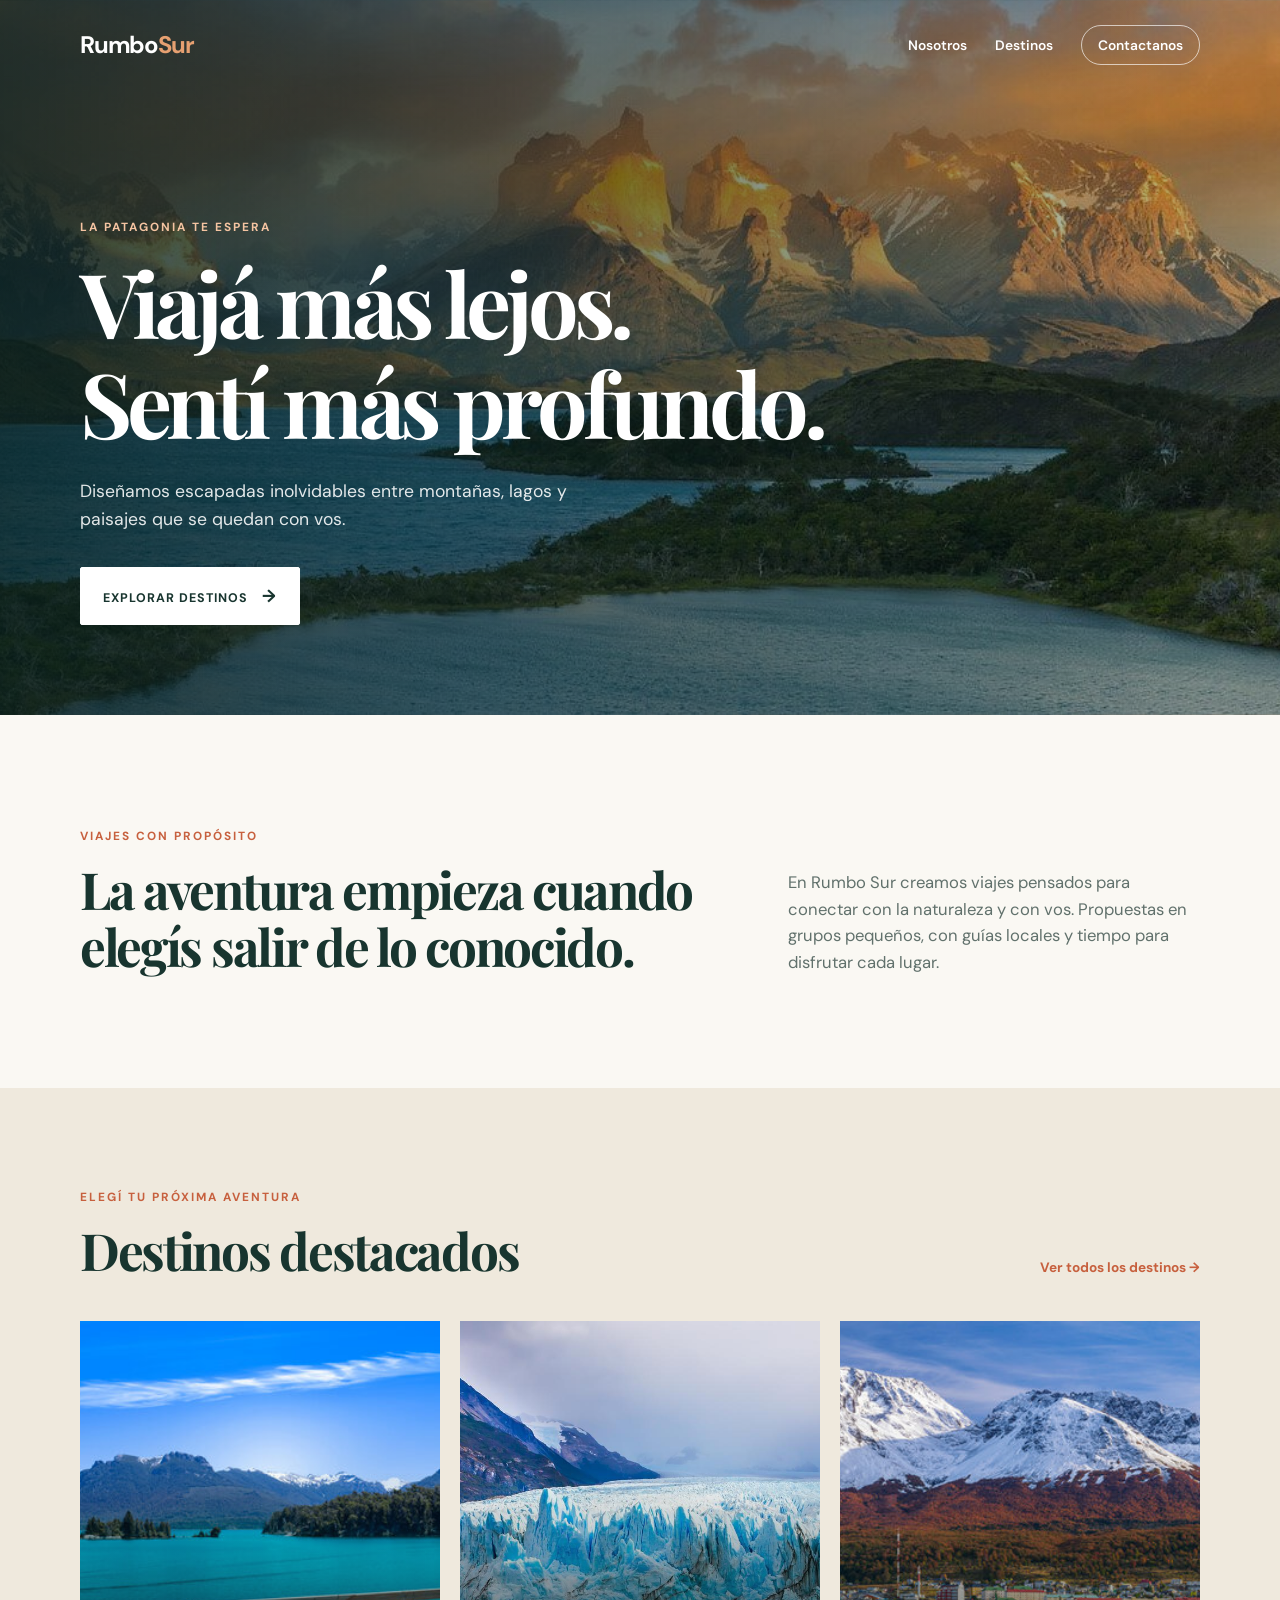
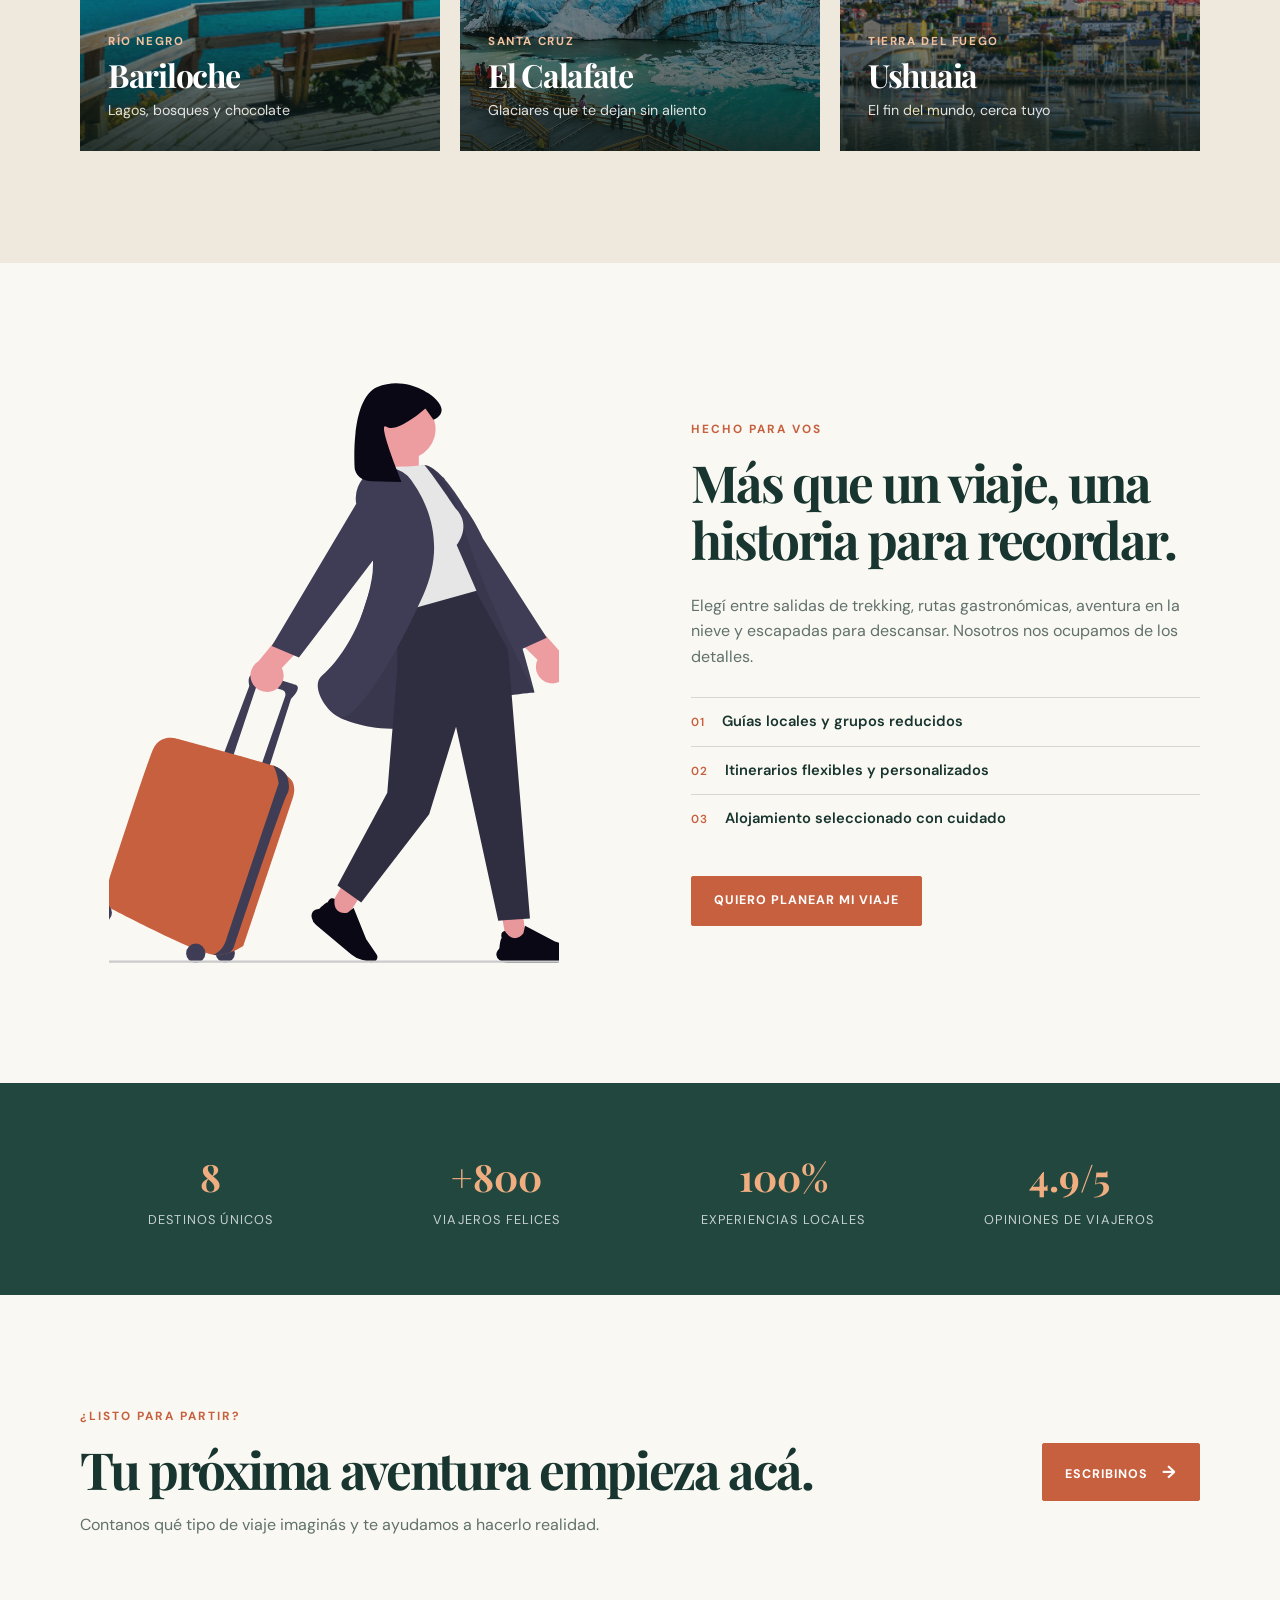
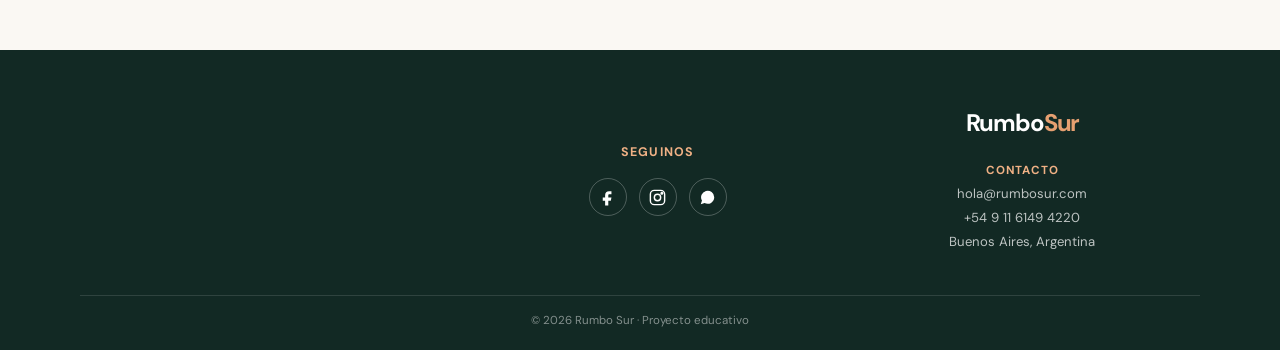
<file: index.html>
<!doctype html>
<html lang="es">
  <head>
    <meta charset="UTF-8" />
    <meta name="viewport" content="width=device-width, initial-scale=1.0" />
    <title>Rumbo Sur | Experiencias en la Patagonia</title>
    <link rel="icon" type="image/svg+xml" href="images/favicon.svg" />
    <link rel="preconnect" href="https://fonts.googleapis.com" />
    <link rel="preconnect" href="https://fonts.gstatic.com" crossorigin />
    <link
      href="https://fonts.googleapis.com/css2?family=DM+Sans:wght@400;500;600;700&family=Playfair+Display:wght@600;700&display=swap"
      rel="stylesheet"
    />
    <link rel="stylesheet" href="css/default.css" />
  </head>

  <body>
    <header class="hero" id="inicio">
      <nav class="nav container">
        <a class="logo" href="./index.html">Rumbo<span>Sur</span></a>

        <ul class="menu">
          <li><a href="#nosotros">Nosotros</a></li>
          <li><a href="./destinos.html">Destinos</a></li>
          <li><a class="nav-button" href="./contacto.html">Contactanos</a></li>
        </ul>
      </nav>

      <div class="hero-content container">
        <p class="eyebrow">La Patagonia te espera</p>
        <h1>Viajá más lejos.<br />Sentí más profundo.</h1>
        <p class="hero-text">
          Diseñamos escapadas inolvidables entre montañas, lagos y paisajes que
          se quedan con vos.
        </p>
        <a class="button button-light" href="./destinos.html">
          Explorar destinos <span>→</span>
        </a>
      </div>
    </header>

    <main>
      <section class="intro container" id="nosotros">
        <div>
          <p class="eyebrow accent">Viajes con propósito</p>
          <h2>La aventura empieza cuando elegís salir de lo conocido.</h2>
        </div>

        <p>
          En Rumbo Sur creamos viajes pensados para conectar con la naturaleza y
          con vos. Propuestas en grupos pequeños, con guías locales y tiempo
          para disfrutar cada lugar.
        </p>
      </section>

      <section class="destinations">
        <div class="container">
          <div class="section-heading">
            <div>
              <p class="eyebrow accent">Elegí tu próxima aventura</p>
              <h2>Destinos destacados</h2>
            </div>
            <a class="text-link" href="./destinos.html">Ver todos los destinos →</a>
          </div>

          <div class="destination-grid">
            <article class="destination-card card-bariloche">
              <div class="card-content">
                <p>Río Negro</p>
                <h3>Bariloche</h3>
                <span>Lagos, bosques y chocolate</span>
              </div>
            </article>

            <article class="destination-card card-calafate">
              <div class="card-content">
                <p>Santa Cruz</p>
                <h3>El Calafate</h3>
                <span>Glaciares que te dejan sin aliento</span>
              </div>
            </article>

            <article class="destination-card card-ushuaia">
              <div class="card-content">
                <p>Tierra del Fuego</p>
                <h3>Ushuaia</h3>
                <span>El fin del mundo, cerca tuyo</span>
              </div>
            </article>
          </div>
        </div>
      </section>

      <section class="experience container" id="experiencias">
        <div class="experience-image">
          <img
            class="ilustracion"
            src="images/undraw_travel-mode_103y.svg"
            alt="Paisaje natural de la Patagonia"
          />
        </div>

        <div class="experience-copy">
          <p class="eyebrow accent">Hecho para vos</p>
          <h2>Más que un viaje, una historia para recordar.</h2>

          <p>
            Elegí entre salidas de trekking, rutas gastronómicas, aventura en la
            nieve y escapadas para descansar. Nosotros nos ocupamos de los
            detalles.
          </p>

          <ul>
            <li><span>01</span> Guías locales y grupos reducidos</li>
            <li><span>02</span> Itinerarios flexibles y personalizados</li>
            <li><span>03</span> Alojamiento seleccionado con cuidado</li>
          </ul>

          <a class="button" href="./contacto.html">Quiero planear mi viaje</a>
        </div>
      </section>

      <section class="benefits">
        <div class="container benefits-grid">
          <div>
            <strong>8</strong>
            <span>destinos únicos</span>
          </div>
          <div>
            <strong>+800</strong>
            <span>viajeros felices</span>
          </div>
          <div>
            <strong>100%</strong>
            <span>experiencias locales</span>
          </div>
          <div>
            <strong>4.9/5</strong>
            <span>opiniones de viajeros</span>
          </div>
        </div>
      </section>

      <section class="contact container" id="contacto">
        <div>
          <p class="eyebrow accent">¿Listo para partir?</p>
          <h2>Tu próxima aventura empieza acá.</h2>
          <p>
            Contanos qué tipo de viaje imaginás y te ayudamos a hacerlo
            realidad.
          </p>
        </div>

        <a class="button" href="mailto:ricardodavidquevedo29@gmail.com">
          Escribinos <span>→</span>
        </a>
      </section>
    </main>

        <footer>
        <div class="container footer-content">
            <div class="footer-map">
                <iframe src="https://www.google.com/maps/embed?pb=!1m18!1m12!1m3!1d105073.44367080614!2d-58.53723381678121!3d-34.61566245814571!2m3!1f0!2f0!3f0!3m2!1i1024!2i768!4f13.1!3m3!1m2!1s0x95bccaf5f5fdc63b%3A0x6361a353909e46a7!2sBuenos%20Aires%2C%20CABA!5e0!3m2!1ses!2sar!4v1700000000000!5m2!1ses!2sar" allowfullscreen loading="lazy" referrerpolicy="no-referrer-when-downgrade" title="Ubicación de Rumbo Sur en Google Maps"></iframe>
            </div>
            <div class="footer-social">
                <p>Seguinos</p>
                <div class="footer-social-icons">
                    <a href="https://www.facebook.com" target="_blank" rel="noopener noreferrer" aria-label="Facebook"><svg viewBox="0 0 24 24" aria-hidden="true"><path d="M14 8h3V4h-3c-3.1 0-5 1.9-5 5v3H6v4h3v6h4v-6h3.2l.8-4H13V9c0-.7.3-1 1-1Z"/></svg></a>
                    <a href="https://www.instagram.com" target="_blank" rel="noopener noreferrer" aria-label="Instagram"><svg viewBox="0 0 24 24" aria-hidden="true"><rect x="3" y="3" width="18" height="18" rx="5"/><circle cx="12" cy="12" r="4"/><circle cx="17.5" cy="6.5" r="1"/></svg></a>
                    <a href="https://wa.me/5491161494220" target="_blank" rel="noopener noreferrer" aria-label="WhatsApp"><svg viewBox="0 0 24 24" aria-hidden="true"><path d="M20.5 11.7a8.3 8.3 0 0 1-12.2 7.3L3.5 20.5 5 15.9A8.3 8.3 0 1 1 20.5 11.7Z"/><path d="M8.6 7.8c.2-.4.5-.4.7-.4h.5c.2 0 .4.1.5.4l.8 1.9c.1.2.1.4 0 .6l-.5.7c.5 1 1.3 1.8 2.3 2.3l.7-.5c.2-.1.4-.1.6 0l1.9.8c.3.1.4.3.4.5v.5c0 .2 0 .5-.4.7-.5.3-1.1.4-1.7.2-1-.3-2-.9-2.8-1.7-.9-.8-1.4-1.8-1.7-2.8-.2-.6-.1-1.2.2-1.7Z"/></svg></a>
                </div>
            </div>
            <div class="footer-info">
                <a class="logo" href="./index.html">Rumbo<span>Sur</span></a>
                <p><strong>Contacto</strong></p>
                <p>hola@rumbosur.com</p>
                <p>+54 9 11 6149 4220</p>
                <p>Buenos Aires, Argentina</p>
            </div>
        </div>
        <p class="footer-bottom">© 2026 Rumbo Sur · Proyecto educativo</p>
    </footer>
  </body>
</html>
</file>
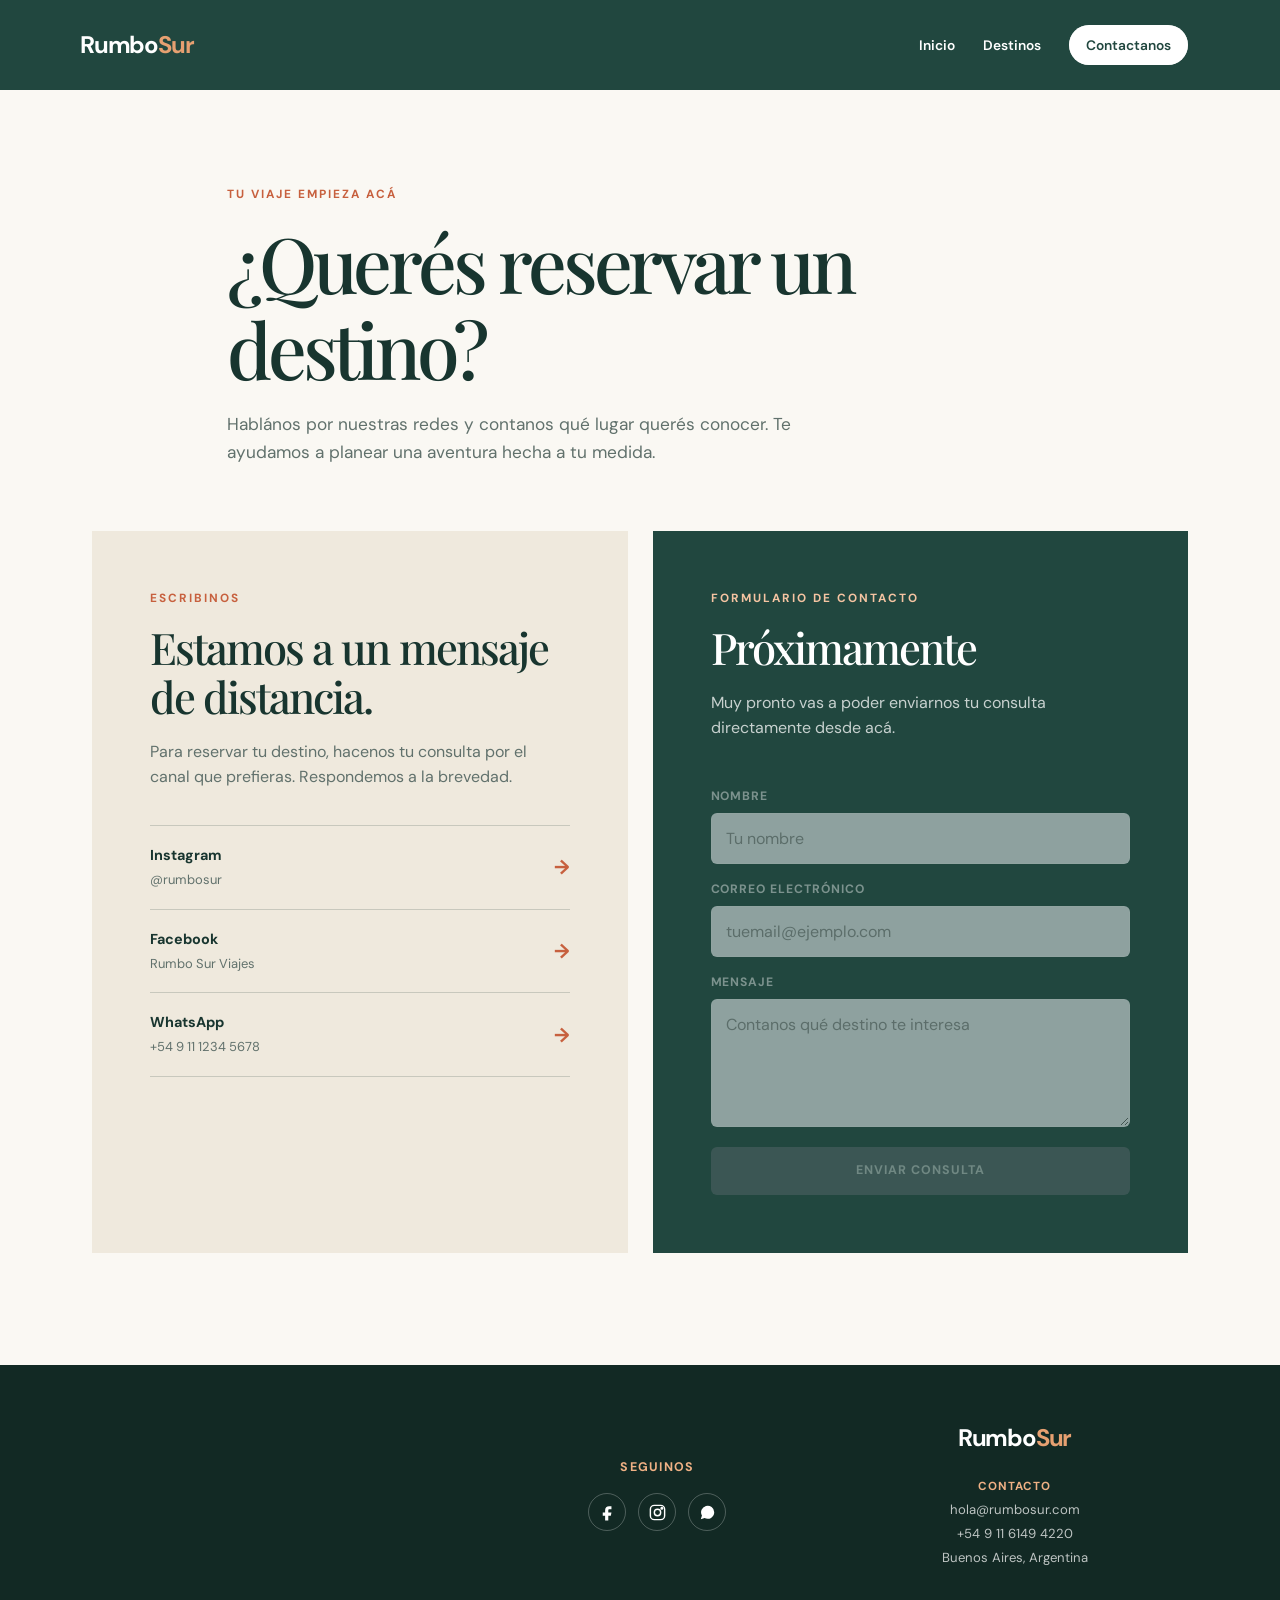
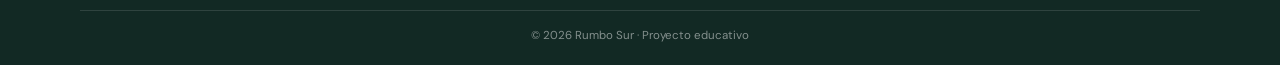
<file: contacto.html>
<!DOCTYPE html>
<html lang="es">
<head>
    <meta charset="UTF-8">
    <meta name="viewport" content="width=device-width, initial-scale=1.0">
    <title>Contacto | Rumbo Sur</title>
    <link rel="icon" type="image/svg+xml" href="images/favicon.svg">
    <link rel="preconnect" href="https://fonts.googleapis.com">
    <link rel="preconnect" href="https://fonts.gstatic.com" crossorigin>
    <link href="https://fonts.googleapis.com/css2?family=DM+Sans:wght@400;500;600;700&family=Playfair+Display:wght@600;700&display=swap" rel="stylesheet">
    <link href="https://cdn.jsdelivr.net/npm/bootstrap@5.3.8/dist/css/bootstrap.min.css" rel="stylesheet" integrity="sha384-sRIl4kxILFvY47J16cr9ZwB07vP4J8+LH7qKQnuqkuIAvNWLzeN8tE5YBujZqJLB" crossorigin="anonymous">
    <link rel="stylesheet" href="css/default.css">
    <link rel="stylesheet" href="css/contacto.css">
</head>
<body>
    <header class="contact-header">
        <nav class="nav container" aria-label="Navegación principal">
            <a class="logo" href="./index.html">Rumbo<span>Sur</span></a>
            <ul class="menu">
                <li><a href="./index.html">Inicio</a></li>
                <li><a href="./destinos.html">Destinos</a></li>
                <li><a class="nav-button active" href="./contacto.html">Contactanos</a></li>
            </ul>
        </nav>
    </header>

    <main class="contact-page">
        <section class="contact-intro container">
            <p class="eyebrow accent">Tu viaje empieza acá</p>
            <h1>¿Querés reservar un destino?</h1>
            <p>Hablános por nuestras redes y contanos qué lugar querés conocer. Te ayudamos a planear una aventura hecha a tu medida.</p>
        </section>

        <section class="contact-content container">
            <div class="social-panel">
                <p class="eyebrow accent">Escribinos</p>
                <h2>Estamos a un mensaje de distancia.</h2>
                <p>Para reservar tu destino, hacenos tu consulta por el canal que prefieras. Respondemos a la brevedad.</p>

                <div class="social-links">
                    <a href="https://www.instagram.com" target="_blank" rel="noopener noreferrer" class="social-link"><strong>Instagram</strong><span>@rumbosur</span><b>→</b></a>
                    <a href="https://www.facebook.com" target="_blank" rel="noopener noreferrer" class="social-link"><strong>Facebook</strong><span>Rumbo Sur Viajes</span><b>→</b></a>
                    <a href="https://wa.me/5491161494220" target="_blank" rel="noopener noreferrer" class="social-link"><strong>WhatsApp</strong><span>+54 9 11 1234 5678</span><b>→</b></a>
                </div>
            </div>

            <div class="form-panel">
                <p class="eyebrow">Formulario de contacto</p>
                <h2>Próximamente</h2>
                <p>Muy pronto vas a poder enviarnos tu consulta directamente desde acá.</p>

                <form class="coming-soon-form">
                    <fieldset disabled>
                        <label class="form-label" for="nombre">Nombre</label>
                        <input class="disabled form-control" id="nombre" type="text" placeholder="Tu nombre">

                        <label class="form-label" for="correo">Correo electrónico</label>
                        <input class="disabled form-control" id="correo" type="email" placeholder="tuemail@ejemplo.com">

                        <label class="form-label" for="mensaje">Mensaje</label>
                        <textarea class="disabled form-control" id="mensaje" rows="4" placeholder="Contanos qué destino te interesa"></textarea>

                        <div class="disabled">
                          <button class=" btn btn-secondary" type="submit">Enviar consulta</button>
                        </div>
                    </fieldset>
                </form>
            </div>
        </section>
    </main>

    <footer>
        <div class="container footer-content">
            <div class="footer-map">
                <iframe src="https://www.google.com/maps/embed?pb=!1m18!1m12!1m3!1d105073.44367080614!2d-58.53723381678121!3d-34.61566245814571!2m3!1f0!2f0!3f0!3m2!1i1024!2i768!4f13.1!3m3!1m2!1s0x95bccaf5f5fdc63b%3A0x6361a353909e46a7!2sBuenos%20Aires%2C%20CABA!5e0!3m2!1ses!2sar!4v1700000000000!5m2!1ses!2sar" allowfullscreen loading="lazy" referrerpolicy="no-referrer-when-downgrade" title="Ubicación de Rumbo Sur en Google Maps"></iframe>
            </div>
            <div class="footer-social">
                <p>Seguinos</p>
                <div class="footer-social-icons">
                    <a href="https://www.facebook.com" target="_blank" rel="noopener noreferrer" aria-label="Facebook"><svg viewBox="0 0 24 24" aria-hidden="true"><path d="M14 8h3V4h-3c-3.1 0-5 1.9-5 5v3H6v4h3v6h4v-6h3.2l.8-4H13V9c0-.7.3-1 1-1Z"/></svg></a>
                    <a href="https://www.instagram.com" target="_blank" rel="noopener noreferrer" aria-label="Instagram"><svg viewBox="0 0 24 24" aria-hidden="true"><rect x="3" y="3" width="18" height="18" rx="5"/><circle cx="12" cy="12" r="4"/><circle cx="17.5" cy="6.5" r="1"/></svg></a>
                    <a href="https://wa.me/5491161494220" target="_blank" rel="noopener noreferrer" aria-label="WhatsApp"><svg viewBox="0 0 24 24" aria-hidden="true"><path d="M20.5 11.7a8.3 8.3 0 0 1-12.2 7.3L3.5 20.5 5 15.9A8.3 8.3 0 1 1 20.5 11.7Z"/><path d="M8.6 7.8c.2-.4.5-.4.7-.4h.5c.2 0 .4.1.5.4l.8 1.9c.1.2.1.4 0 .6l-.5.7c.5 1 1.3 1.8 2.3 2.3l.7-.5c.2-.1.4-.1.6 0l1.9.8c.3.1.4.3.4.5v.5c0 .2 0 .5-.4.7-.5.3-1.1.4-1.7.2-1-.3-2-.9-2.8-1.7-.9-.8-1.4-1.8-1.7-2.8-.2-.6-.1-1.2.2-1.7Z"/></svg></a>
                </div>
            </div>
            <div class="footer-info">
                <a class="logo" href="./index.html">Rumbo<span>Sur</span></a>
                <p><strong>Contacto</strong></p>
                <p>hola@rumbosur.com</p>
                <p>+54 9 11 6149 4220</p>
                <p>Buenos Aires, Argentina</p>
            </div>
        </div>
        <p class="footer-bottom">© 2026 Rumbo Sur · Proyecto educativo</p>
    </footer>
</body>
</html>
</file>
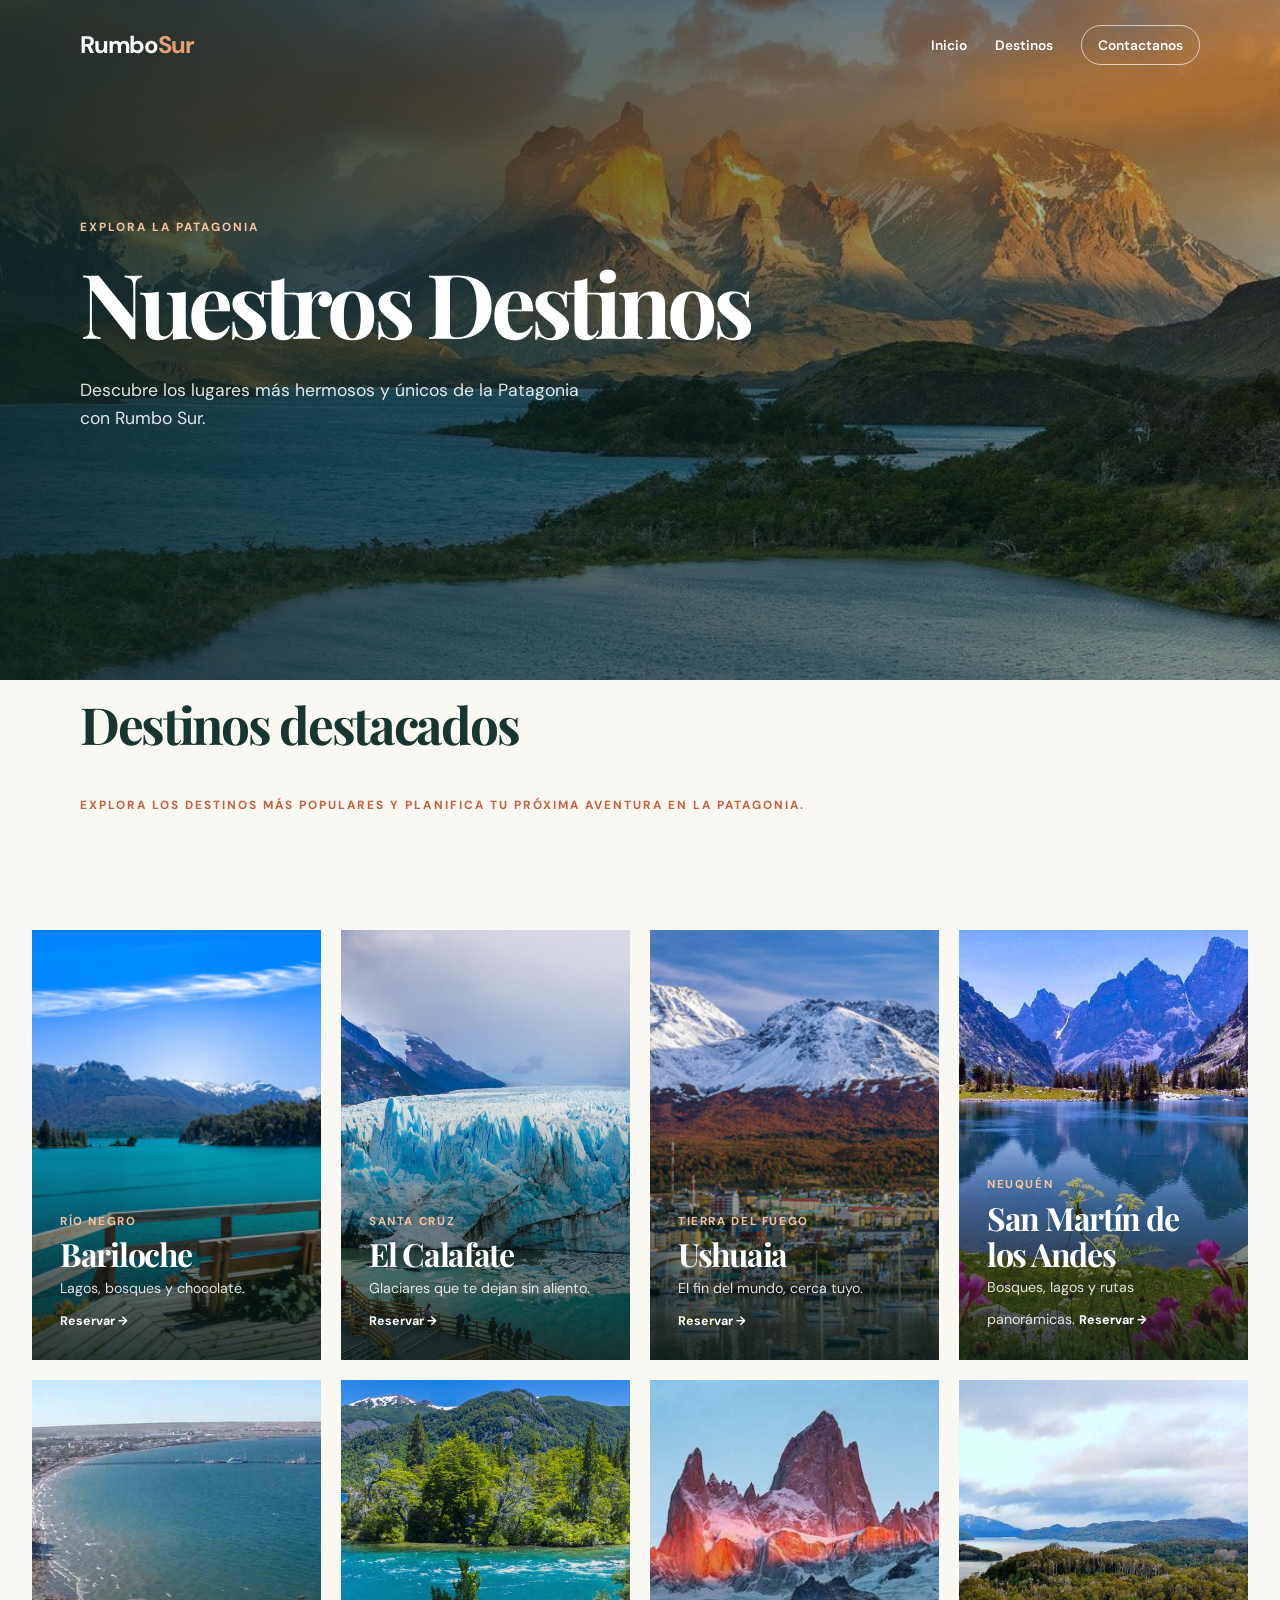
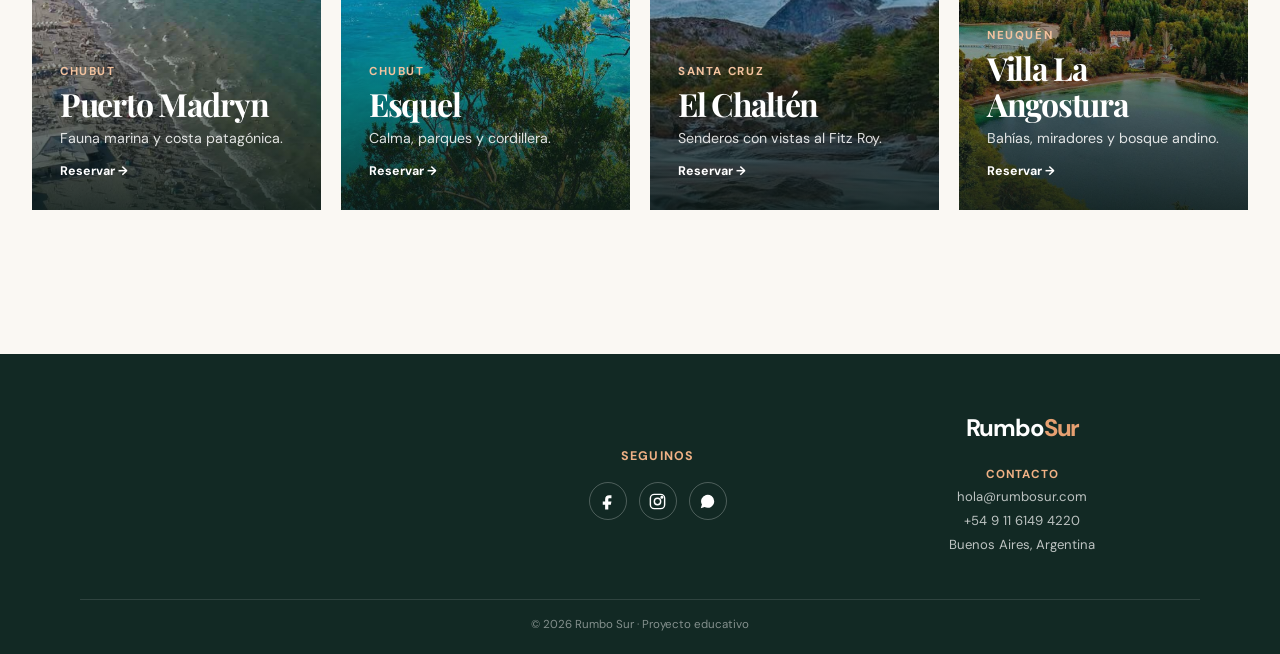
<file: destinos.html>
<html>
  <head>
    <meta charset="UTF-8" />
    <meta name="viewport" content="width=device-width, initial-scale=1.0" />
    <title>Rumbo Sur | Destinos</title>
    <link rel="icon" type="image/svg+xml" href="images/favicon.svg" />
    <link rel="preconnect" href="https://fonts.googleapis.com" />
    <link rel="preconnect" href="https://fonts.gstatic.com" crossorigin />
    <link
      href="https://fonts.googleapis.com/css2?family=DM+Sans:wght@400;500;600;700&family=Playfair+Display:wght@600;700&display=swap"
      rel="stylesheet"
    />
    <link rel="stylesheet" href="css/default.css" />
  </head>
  <body>
    <header class="hero" id="inicio">
      <nav class="nav container">
        <a class="logo" href="./index.html">Rumbo<span>Sur</span></a>

        <ul class="menu">
          <li><a href="./index.html">Inicio</a></li>
          <li><a href="./destinos.html">Destinos</a></li>
          <li><a class="nav-button" href="./contacto.html">Contactanos</a></li>
        </ul>
      </nav>

      <div class="hero-content container">
        <p class="eyebrow">Explora la Patagonia</p>
        <h1>Nuestros Destinos</h1>
        <p class="hero-text">
          Descubre los lugares más hermosos y únicos de la Patagonia con Rumbo
          Sur.
        </p>
      </div>
    </header>

    <main>
      <div class="container" id="titulo-destinos">
        <div>
          <h2>Destinos destacados</h2>
          <p class="eyebrow accent">
            Explora los destinos más populares y planifica tu próxima aventura
            en la Patagonia.
          </p>
        </div>
      </div>

      <div class="destination-page-grid" id="destinos">
        <article class="destination-card card-bariloche">
          <div class="card-content">
            <p>Río Negro</p>
            <h3>Bariloche</h3>
            <span>Lagos, bosques y chocolate.</span>
            <a href="./contacto.html">Reservar →</a>
          </div>
        </article>

        <article class="destination-card card-calafate">
          <div class="card-content">
            <p>Santa Cruz</p>
            <h3>El Calafate</h3>
            <span>Glaciares que te dejan sin aliento.</span>
            <a href="./contacto.html">Reservar →</a>
          </div>
        </article>

        <article class="destination-card card-ushuaia">
          <div class="card-content">
            <p>Tierra del Fuego</p>
            <h3>Ushuaia</h3>
            <span>El fin del mundo, cerca tuyo.</span>
            <a href="./contacto.html">Reservar →</a>
          </div>
        </article>

        <article class="destination-card card-sanma">
          <div class="card-content">
            <p>Neuquén</p>
            <h3>San Martín de los Andes</h3>
            <span>Bosques, lagos y rutas panorámicas.</span>
            <a href="./contacto.html">Reservar →</a>
          </div>
        </article>

        <article class="destination-card card-puerto">
          <div class="card-content">
            <p>Chubut</p>
            <h3>Puerto Madryn</h3>
            <span>Fauna marina y costa patagónica.</span>
            <a href="./contacto.html">Reservar →</a>
          </div>
        </article>

        <article class="destination-card card-esquel">
          <div class="card-content">
            <p>Chubut</p>
            <h3>Esquel</h3>
            <span>Calma, parques y cordillera.</span>
            <a href="./contacto.html">Reservar →</a>
          </div>
        </article>

        <article class="destination-card card-chalten">
          <div class="card-content">
            <p>Santa Cruz</p>
            <h3>El Chaltén</h3>
            <span>Senderos con vistas al Fitz Roy.</span>
            <a href="./contacto.html">Reservar →</a>
          </div>
        </article>

        <article class="destination-card card-angostura">
          <div class="card-content">
            <p>Neuquén</p>
            <h3>Villa La Angostura</h3>
            <span>Bahías, miradores y bosque andino.</span>
            <a href="./contacto.html">Reservar →</a>
          </div>
        </article>
      </div>
    </main>

        <footer>
        <div class="container footer-content">
            <div class="footer-map">
                <iframe src="https://www.google.com/maps/embed?pb=!1m18!1m12!1m3!1d105073.44367080614!2d-58.53723381678121!3d-34.61566245814571!2m3!1f0!2f0!3f0!3m2!1i1024!2i768!4f13.1!3m3!1m2!1s0x95bccaf5f5fdc63b%3A0x6361a353909e46a7!2sBuenos%20Aires%2C%20CABA!5e0!3m2!1ses!2sar!4v1700000000000!5m2!1ses!2sar" allowfullscreen loading="lazy" referrerpolicy="no-referrer-when-downgrade" title="Ubicación de Rumbo Sur en Google Maps"></iframe>
            </div>
            <div class="footer-social">
                <p>Seguinos</p>
                <div class="footer-social-icons">
                    <a href="https://www.facebook.com" target="_blank" rel="noopener noreferrer" aria-label="Facebook"><svg viewBox="0 0 24 24" aria-hidden="true"><path d="M14 8h3V4h-3c-3.1 0-5 1.9-5 5v3H6v4h3v6h4v-6h3.2l.8-4H13V9c0-.7.3-1 1-1Z"/></svg></a>
                    <a href="https://www.instagram.com" target="_blank" rel="noopener noreferrer" aria-label="Instagram"><svg viewBox="0 0 24 24" aria-hidden="true"><rect x="3" y="3" width="18" height="18" rx="5"/><circle cx="12" cy="12" r="4"/><circle cx="17.5" cy="6.5" r="1"/></svg></a>
                    <a href="https://wa.me/5491161494220" target="_blank" rel="noopener noreferrer" aria-label="WhatsApp"><svg viewBox="0 0 24 24" aria-hidden="true"><path d="M20.5 11.7a8.3 8.3 0 0 1-12.2 7.3L3.5 20.5 5 15.9A8.3 8.3 0 1 1 20.5 11.7Z"/><path d="M8.6 7.8c.2-.4.5-.4.7-.4h.5c.2 0 .4.1.5.4l.8 1.9c.1.2.1.4 0 .6l-.5.7c.5 1 1.3 1.8 2.3 2.3l.7-.5c.2-.1.4-.1.6 0l1.9.8c.3.1.4.3.4.5v.5c0 .2 0 .5-.4.7-.5.3-1.1.4-1.7.2-1-.3-2-.9-2.8-1.7-.9-.8-1.4-1.8-1.7-2.8-.2-.6-.1-1.2.2-1.7Z"/></svg></a>
                </div>
            </div>
            <div class="footer-info">
                <a class="logo" href="./index.html">Rumbo<span>Sur</span></a>
                <p><strong>Contacto</strong></p>
                <p>hola@rumbosur.com</p>
                <p>+54 9 11 6149 4220</p>
                <p>Buenos Aires, Argentina</p>
            </div>
        </div>
        <p class="footer-bottom">© 2026 Rumbo Sur · Proyecto educativo</p>
    </footer>
  </body>
</html>
</file>
<file: css/default.css>
:root {
  --ink: #18352f;
  --forest: #21473f;
  --sand: #efe9dd;
  --cream: #faf8f3;
  --clay: #c7603e;
  --muted: #61716c;
}

* {
  box-sizing: border-box;
}
html {
  scroll-behavior: smooth;
}
body {
  margin: 0;
  color: var(--ink);
  background: var(--cream);
  font-family: "DM Sans", sans-serif;
  font-size: 16px;
  line-height: 1.6;
}
h1,
h2,
h3,
p {
  margin-top: 0;
}
h1,
h2,
h3 {
  font-family: "Playfair Display", Georgia, serif;
  line-height: 1.12;
}
a {
  color: inherit;
}
.container {
  width: min(1120px, 88%);
  margin: 0 auto;
}

.hero {
  min-height: 680px;
  color: white;
  background:
    linear-gradient(90deg, rgba(8, 31, 28, 0.82), rgba(8, 31, 28, 0.24)),
    url("../images/header.jpg") center/cover;
}
.nav {
  min-height: 90px;
  display: flex;
  align-items: center;
  justify-content: space-between;
  gap: 24px;
}
.logo {
  font-size: 1.5rem;
  font-weight: 700;
  letter-spacing: -0.05em;
  text-decoration: none;
}
.logo span {
  color: #e6a071;
}
.menu {
  display: flex;
  align-items: center;
  gap: 28px;
  margin: 0;
  padding: 0;
  list-style: none;
  font-size: 0.86rem;
  font-weight: 600;
}
.menu a {
  text-decoration: none;
}
.menu a:not(.nav-button):hover {
  color: #f0b185;
}
.nav-button {
  padding: 10px 16px;
  border: 1px solid rgba(255, 255, 255, 0.65);
  border-radius: 100px;
}
.nav-button:hover {
  background: white;
  color: var(--ink);
}

#nav-button-in {
  background: white;
  color: var(--ink);
}

.hero-content {
  padding: 128px 0 90px;
}
.eyebrow {
  margin-bottom: 15px;
  color: #f5c4a2;
  font-size: 0.74rem;
  font-weight: 700;
  letter-spacing: 0.17em;
  text-transform: uppercase;
}
.accent {
  color: var(--clay);
}
.hero h1 {
  max-width: 780px;
  margin-bottom: 24px;
  font-size: clamp(3rem, 7vw, 5.8rem);
  letter-spacing: -0.055em;
}
.hero-text {
  max-width: 505px;
  margin-bottom: 34px;
  font-size: 1.1rem;
  color: rgba(255, 255, 255, 0.88);
}
.button {
  display: inline-block;
  padding: 14px 22px;
  border: 1px solid var(--clay);
  border-radius: 2px;
  background: var(--clay);
  color: white;
  font-size: 0.78rem;
  font-weight: 700;
  letter-spacing: 0.08em;
  text-decoration: none;
  text-transform: uppercase;
  transition: 0.25s ease;
}
.button:hover {
  background: #a9472c;
  border-color: #a9472c;
  transform: translateY(-2px);
}
.button span {
  margin-left: 10px;
  font-size: 1.1rem;
}
.button-light {
  background: white;
  border-color: white;
  color: var(--ink);
}
.button-light:hover {
  background: var(--clay);
}

.intro {
  display: grid;
  grid-template-columns: 1.2fr 0.8fr;
  gap: 90px;
  padding: 112px 0;
  align-items: end;
}
h2 {
  font-size: clamp(2.2rem, 4vw, 3.55rem);
  letter-spacing: -0.045em;
}
.intro h2 {
  margin-bottom: 0;
}
.intro > p {
  margin: 0;
  color: var(--muted);
  font-size: 1.04rem;
}
.destinations {
  padding: 100px 0 112px;
  background: var(--sand);
}

#destinos {
  padding: 100px 0 112px;
}

#titulo-destinos {
  margin-top: 1rem;
}

.section-heading {
  display: flex;
  justify-content: space-between;
  align-items: end;
  gap: 25px;
  margin-bottom: 42px;
}
.section-heading h2 {
  margin: 0;
}
.text-link {
  color: var(--clay);
  font-size: 0.85rem;
  font-weight: 700;
  text-decoration: none;
  white-space: nowrap;
}
.destination-grid {
  display: grid;
  grid-template-columns: repeat(3, 1fr);
  gap: 20px;
}
.destination-card {
  min-height: 430px;
  display: flex;
  align-items: end;
  position: relative;
  overflow: hidden;
  color: white;
  background-position: center;
  background-size: cover;
}
.destination-card::before {
  content: "";
  position: absolute;
  inset: 0;
  background: linear-gradient(transparent 35%, rgba(11, 26, 23, 0.85));
  transition: 0.3s ease;
}
.destination-card:hover::before {
  background: linear-gradient(transparent 15%, rgba(11, 26, 23, 0.9));
}
.card-bariloche {
  background-image: url("../images/bariloche.jpg");
}
.card-calafate {
  background-image: url("../images/calafate.jpg");
}
.card-ushuaia {
  background-image: url("../images/ushuaia.jpg");
}

.card-angostura {
  background-image: url("../images/angostura.jpg");
}

.card-chalten {
  background-image: url("../images/chalten.jpg");
}

.card-esquel {
  background-image: url("../images/esquel.jpg");
}

.card-puerto {
  background-image: url("../images/puertoma.jpg");
}

.card-sanma {
  background-image: url("../images/sanma.jpg");
}

.card-content {
  position: relative;
  padding: 28px;
}
.card-content p {
  margin-bottom: 5px;
  color: #f3c39f;
  font-size: 0.72rem;
  font-weight: 700;
  letter-spacing: 0.14em;
  text-transform: uppercase;
}
.card-content h3 {
  margin-bottom: 5px;
  font-size: 2rem;
  letter-spacing: -0.04em;
}
.card-content span {
  font-size: 0.89rem;
  color: rgba(255, 255, 255, 0.86);
}

.card-content a {
  display: inline-block;
  margin-top: 12px;
  color: white;
  font-size: 0.78rem;
  font-weight: 700;
  text-decoration: none;
}

.card-content a:hover {
  color: var(--clay);
}

.experience {
  display: grid;
  grid-template-columns: 1fr 1fr;
  gap: clamp(45px, 8vw, 120px);
  padding: 120px 0;
  align-items: center;
}
.experience-image {
  height: 580px;
  overflow: hidden;
}
.experience-image img {
  width: 100%;
  height: 100%;
  display: block;
  object-fit: cover;
}
.experience-copy > p:not(.eyebrow) {
  color: var(--muted);
}
.experience-copy h2 {
  margin-bottom: 24px;
}
.experience-copy ul {
  margin: 28px 0 33px;
  padding: 0;
  list-style: none;
}
.experience-copy li {
  padding: 12px 0;
  border-top: 1px solid #d7d7ce;
  font-weight: 600;
  font-size: 0.92rem;
}
.experience-copy li span {
  display: inline-block;
  margin-right: 13px;
  color: var(--clay);
  font-size: 0.73rem;
  letter-spacing: 0.08em;
}
.benefits {
  padding: 63px 0;
  background: var(--forest);
  color: white;
}
.benefits-grid {
  display: grid;
  grid-template-columns: repeat(4, 1fr);
  gap: 25px;
  text-align: center;
}
.benefits strong {
  display: block;
  color: #f0ae80;
  font-family: "Playfair Display", Georgia, serif;
  font-size: 2.35rem;
}
.benefits span {
  color: rgba(255, 255, 255, 0.75);
  font-size: 0.8rem;
  text-transform: uppercase;
  letter-spacing: 0.09em;
}
.contact {
  display: flex;
  justify-content: space-between;
  align-items: center;
  gap: 40px;
  padding: 112px 0;
}
.contact h2 {
  margin-bottom: 14px;
}
.contact p:not(.eyebrow) {
  margin: 0;
  color: var(--muted);
}

footer {
  padding: 45px 0 20px;
  background: #122924;
  color: rgba(255, 255, 255, 0.72);
  font-size: 0.82rem;
}

.footer-content {
  display: grid;
  grid-template-columns: 1.1fr 0.8fr 1fr;
  align-items: center;
  gap: 45px;
}

.footer-map iframe {
  display: block;
  width: 100%;
  height: 170px;
  border: 0;
  border-radius: 10px;
  filter: saturate(0.85);
}

.footer-social {
  text-align: center;
}

.footer-social > p {
  margin: 0 0 15px;
  color: #f0b185;
  font-size: 0.78rem;
  font-weight: 700;
  letter-spacing: 0.1em;
  text-transform: uppercase;
}

.footer-social-icons {
  display: flex;
  justify-content: center;
  gap: 12px;
}

.footer-social-icons a {
  display: grid;
  place-items: center;
  width: 38px;
  height: 38px;
  border: 1px solid rgba(255, 255, 255, 0.25);
  border-radius: 50%;
  color: white;
  transition: 0.2s ease;
}

.footer-social-icons a:hover {
  border-color: #e6a071;
  background: #e6a071;
  color: var(--ink);
  transform: translateY(-2px);
}

.footer-social-icons svg {
  width: 19px;
  height: 19px;
  fill: currentColor;
}

.footer-social-icons a:nth-child(2) svg {
  fill: none;
  stroke: currentColor;
  stroke-width: 1.8;
}

.footer-info {
  text-align: center;
}

.footer-info .logo {
  display: inline-block;
  margin-bottom: 14px;
  color: white;
}

.footer-info p {
  margin: 3px 0;
}

.footer-info strong {
  color: #f0b185;
  font-size: 0.73rem;
  letter-spacing: 0.08em;
  text-transform: uppercase;
}

.footer-bottom {
  width: min(1120px, 88%);
  margin: 30px auto 0;
  padding-top: 16px;
  border-top: 1px solid rgba(255, 255, 255, 0.12);
  text-align: center;
  color: rgba(255, 255, 255, 0.48);
  font-size: 0.72rem;
}

.ilustracion {
  display: block;
  width: 100%;
  max-width: 450px;
  height: auto;
  margin: 0 auto;
}

@media (max-width: 768px) {
  .hero {
    min-height: 600px;
  }
  .nav {
    padding: 21px 0;
    align-items: flex-start;
  }
  .menu {
    justify-content: center;
    align-items: center;
    gap: 20px 15px;
    font-size: 0.72rem;
    flex-wrap: wrap;
  }
  .menu li:first-child {
    display: none;
  }
  .hero-content {
    padding-top: 105px;
  }
  .intro,
  .experience {
    grid-template-columns: 1fr;
    gap: 35px;
    padding: 75px 0;
  }
  .section-heading,
  .contact {
    align-items: flex-start;
    flex-direction: column;
  }
  .destinations {
    padding: 75px 0;
  }
  .destination-grid {
    grid-template-columns: 1fr;
  }
  .destination-card {
    min-height: 330px;
  }

  .ilustracion {
    max-width: 280px;
  }

  .experience-image {
    height: 400px;
  }
  .benefits-grid {
    grid-template-columns: repeat(2, 1fr);
    row-gap: 34px;
  }
  .contact {
    padding: 75px 0;
  }
  .footer-content {
    grid-template-columns: 1fr;
    gap: 35px;
    justify-items: center;  
    align-items: center;
  }
}

@media (max-width: 420px) {
  .logo {
    font-size: 1.25rem;
  }
  .menu {
    max-width: 220px;
  }
  .hero h1 {
    font-size: 2.8rem;
  }
}

.destination-page-grid {
  display: grid;
  grid-template-columns: repeat(4, 1fr);
  gap: 20px;
  margin: 0 2rem 2rem 2rem;
}

/* Tablet: 2 cards por fila */
@media (min-width: 761px) and (max-width: 1000px) {
  .destination-page-grid {
    grid-template-columns: repeat(2, 1fr);
  }
}

/* Celular: 1 card por fila */
@media (max-width: 760px) {
  .destination-page-grid {
    grid-template-columns: 1fr;
  }
}
</file>
<file: css/contacto.css>
.contact-header {
  color: white;
  background: var(--forest);
}

.contact-page {
  padding: 95px 0 112px;
}

.contact-intro {
  max-width: 850px;
  margin-bottom: 65px;
}

.contact-intro h1 {
  margin-bottom: 20px;
  font-size: clamp(3rem, 6vw, 5.3rem);
  letter-spacing: -0.055em;
}

.contact-intro > p:not(.eyebrow) {
  max-width: 620px;
  margin: 0;
  color: var(--muted);
  font-size: 1.08rem;
}

.contact-content {
  display: grid;
  grid-template-columns: 1fr 1fr;
  gap: 25px;
}

.social-panel,
.form-panel {
  padding: clamp(30px, 5vw, 58px);
}

.social-panel {
  background: var(--sand);
}

.form-panel {
  color: white;
  background: var(--forest);
}

.social-panel h2,
.form-panel h2 {
  margin-bottom: 18px;
  font-size: clamp(2rem, 3.4vw, 3rem);
}

.social-panel > p:not(.eyebrow) {
  max-width: 430px;
  color: var(--muted);
}

.form-panel > p:not(.eyebrow) {
  color: rgba(255, 255, 255, 0.75);
}

.social-links {
  margin-top: 35px;
  border-top: 1px solid rgba(24, 53, 47, 0.18);
}

.social-link {
  display: grid;
  grid-template-columns: 1fr auto;
  gap: 3px 18px;
  padding: 18px 0;
  border-bottom: 1px solid rgba(24, 53, 47, 0.18);
  text-decoration: none;
}

.social-link strong {
  font-size: 0.9rem;
}

.social-link span {
  color: var(--muted);
  font-size: 0.81rem;
}

.social-link b {
  grid-row: 1 / 3;
  grid-column: 2;
  align-self: center;
  color: var(--clay);
  font-size: 1.25rem;
}

.social-link:hover strong {
  color: var(--clay);
}

.coming-soon-form {
  margin-top: 30px;
}

.coming-soon-form fieldset {
  margin: 0;
  padding: 0;
  border: 0;
}

.coming-soon-form label {
  display: block;
  margin: 16px 0 6px;
  color: rgba(255, 255, 255, 0.75);
  font-size: 0.76rem;
  font-weight: 700;
  letter-spacing: 0.08em;
  text-transform: uppercase;
}

.coming-soon-form input,
.coming-soon-form textarea {
  width: 100%;
  padding: 12px 14px;
  border: 1px solid rgba(255, 255, 255, 0.22);
  background: rgba(255, 255, 255, 0.08);
  color: white;
  font: inherit;
  resize: vertical;
}

.coming-soon-form input::placeholder,
.coming-soon-form textarea::placeholder {
  color: rgba(103, 101, 101, 0.7);
}

.coming-soon-form fieldset:disabled {
  opacity: 0.55;
}

.coming-soon-form button {
  width: 100%;
  margin-top: 20px;
  padding: 14px;
  border: 0;
  background: #e8a579;
  color: #66402d;
  font: inherit;
  font-size: 0.78rem;
  font-weight: 700;
  letter-spacing: 0.08em;
  text-transform: uppercase;
  cursor: not-allowed;
}

.disabled:hover {
  cursor: not-allowed;
}

@media (max-width: 768px) {
  .contact-content {
    grid-template-columns: 1fr;
  }
}

.active{
  background: white;
  color: var(--forest);
}
</file>
